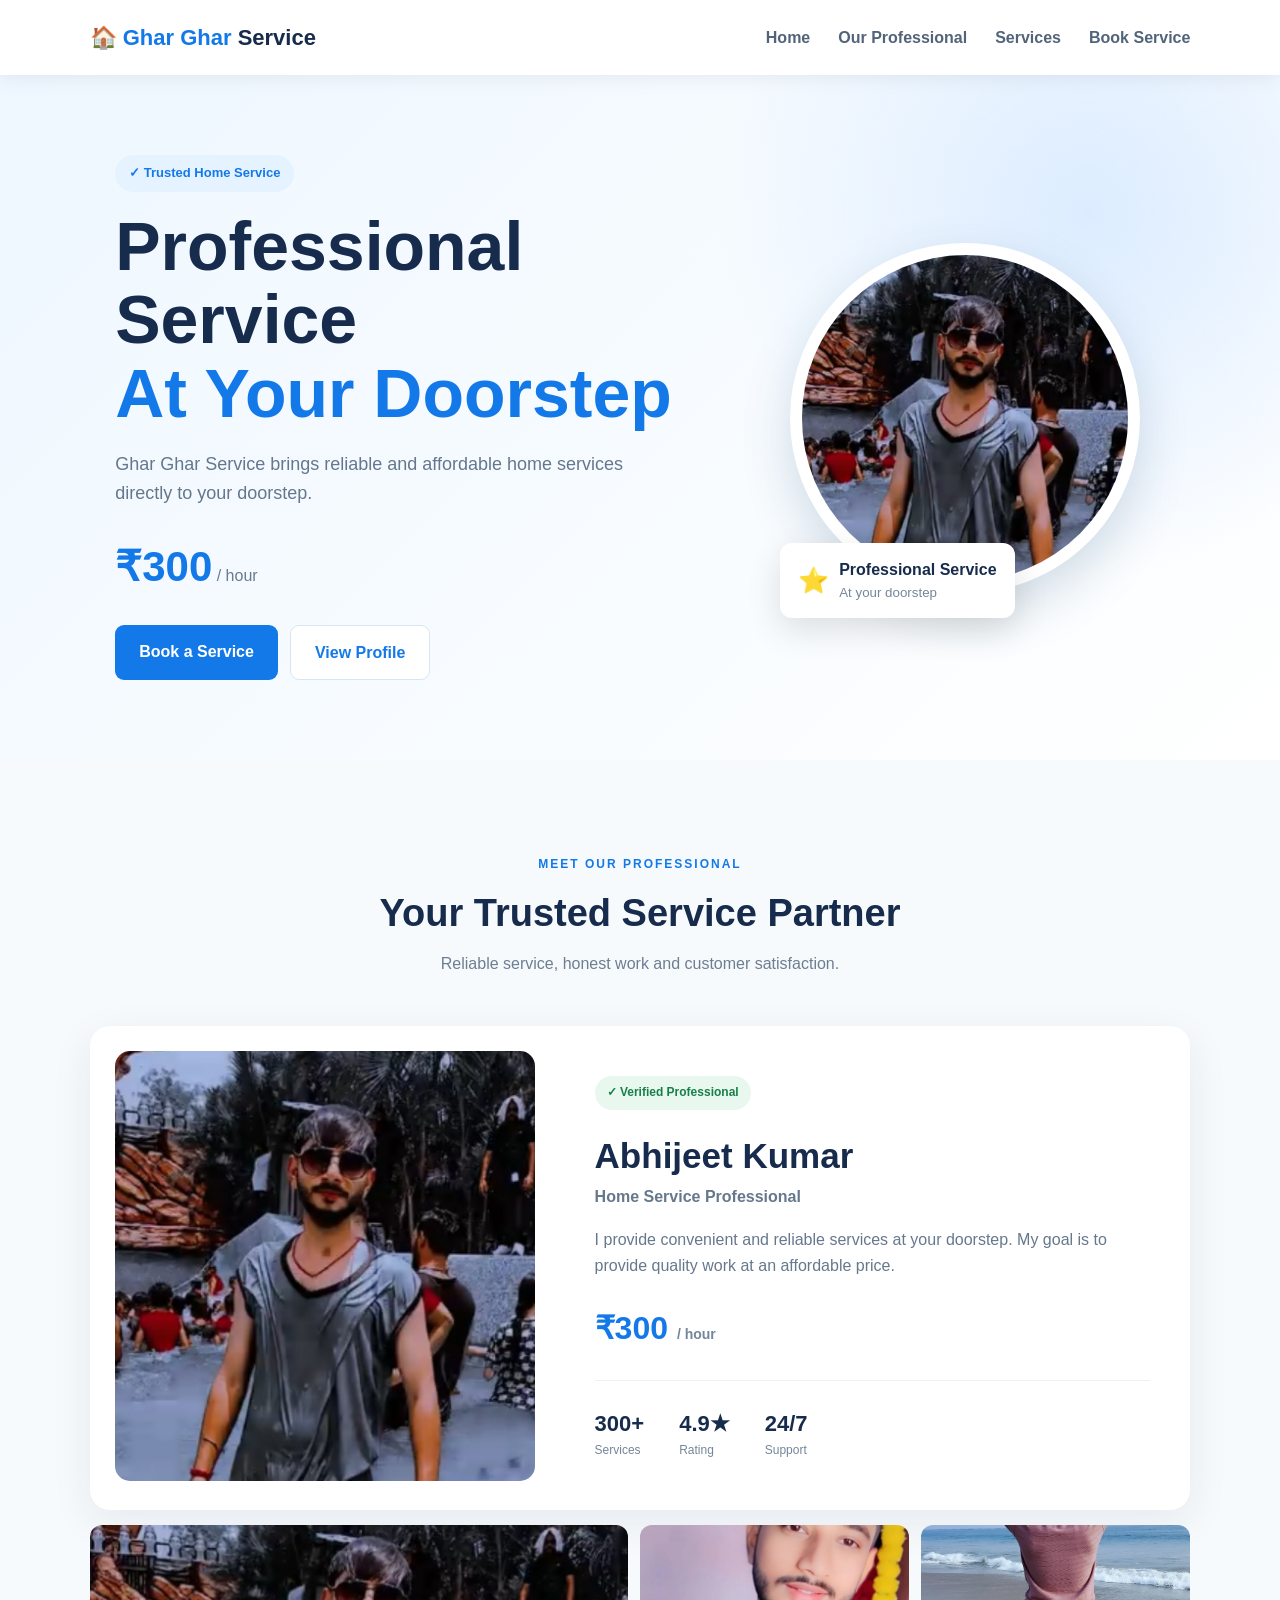
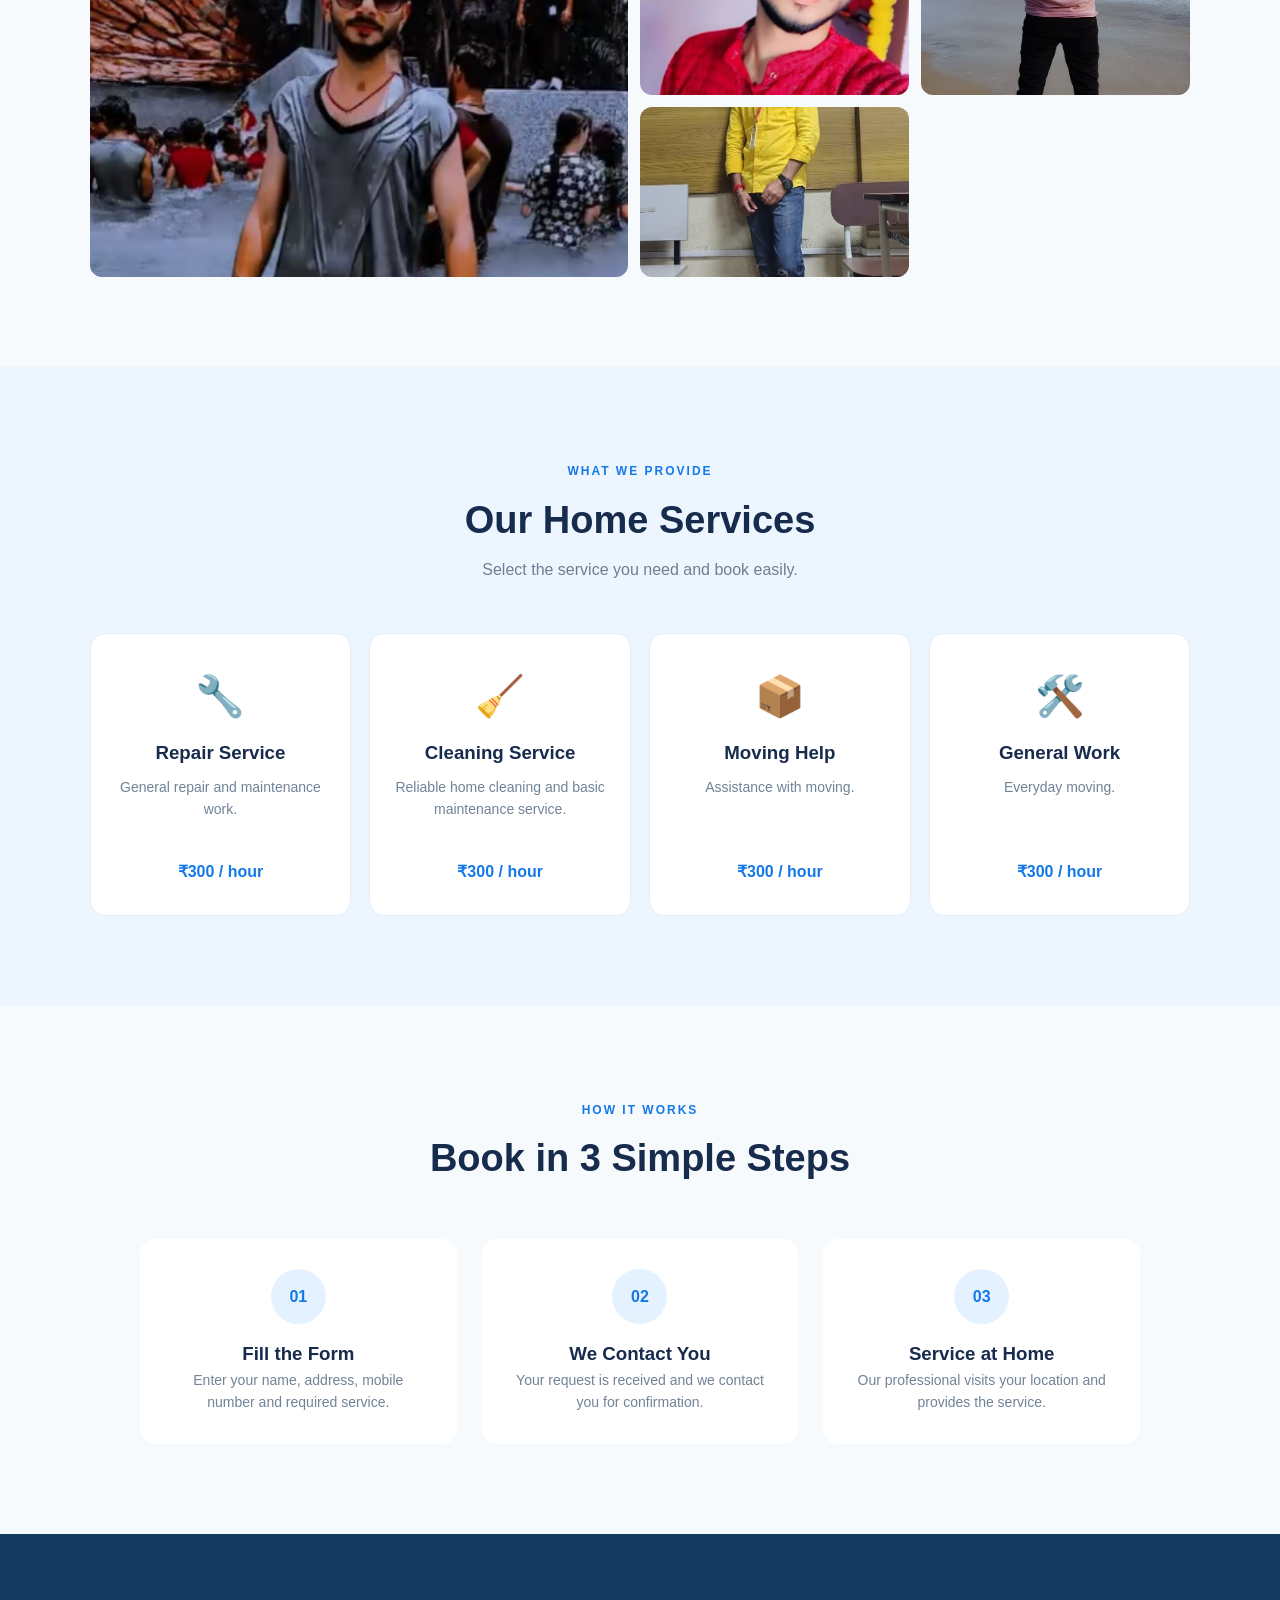
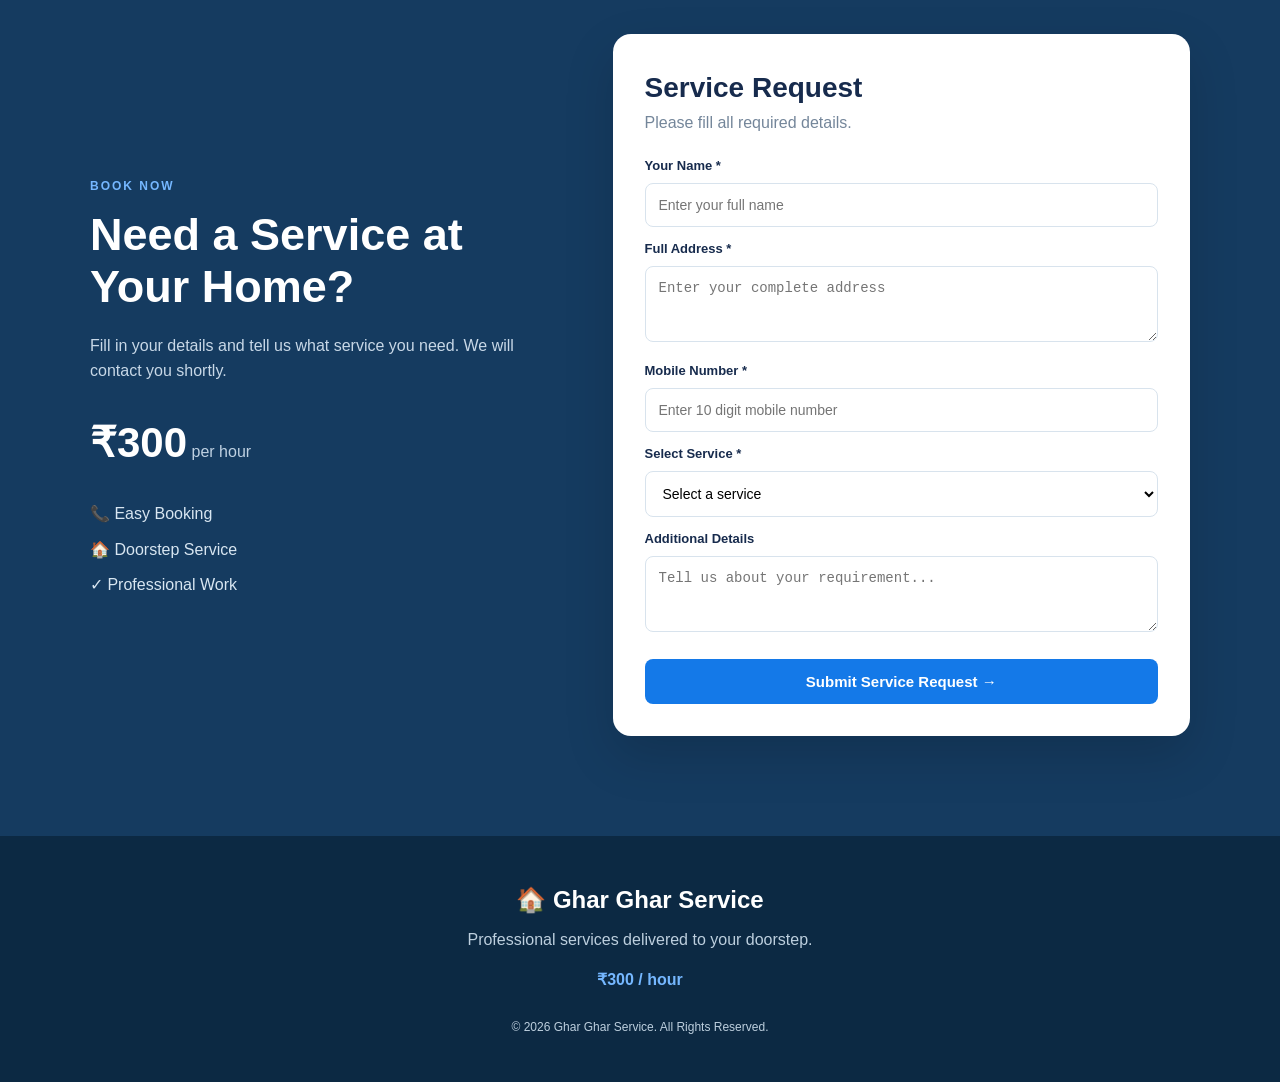
<file: index.html>
<!DOCTYPE html>
<html lang="en">
<head>
    <meta charset="UTF-8">
    <meta name="viewport" content="width=device-width, initial-scale=1.0">

    <title>Ghar Ghar Service | Home Services</title>

    <link rel="stylesheet" href="style.css">
</head>

<body>

<!-- ================= NAVBAR ================= -->

<header class="navbar">

    <div class="logo">
        🏠 <span>Ghar Ghar</span> Service
    </div>

    <button class="menu-btn" id="menuBtn">☰</button>

    <nav id="navMenu">
        <a href="#home">Home</a>
        <a href="#profile">Our Professional</a>
        <a href="#services">Services</a>
        <a href="#booking">Book Service</a>
    </nav>

</header>


<!-- ================= HERO ================= -->

<section class="hero" id="home">

    <div class="hero-content">

        <div class="badge">
            ✓ Trusted Home Service
        </div>

        <h1>
            Professional Service
            <span>At Your Doorstep</span>
        </h1>

        <p>
            Ghar Ghar Service brings reliable and affordable
            home services directly to your doorstep.
        </p>

        <div class="price">
            <strong>₹300</strong>
            <span>/ hour</span>
        </div>

        <div class="hero-buttons">

            <a href="#booking" class="btn">
                Book a Service
            </a>

            <a href="#profile" class="btn btn-light">
                View Profile
            </a>

        </div>

    </div>


    <div class="hero-profile">

        <div class="profile-circle">
            <img src="images/photo1.jpg" alt="Service Professional">
        </div>

        <div class="floating-card">
            <span>⭐</span>
            <div>
                <strong>Professional Service</strong>
                <small>At your doorstep</small>
            </div>
        </div>

    </div>

</section>


<!-- ================= ABOUT / PROFILE ================= -->

<section class="profile-section" id="profile">

    <div class="section-title">

        <span>MEET OUR PROFESSIONAL</span>

        <h2>Your Trusted Service Partner</h2>

        <p>
            Reliable service, honest work and customer satisfaction.
        </p>

    </div>


    <div class="profile-container">

        <!-- Main Profile -->

        <div class="profile-main">

            <div class="main-photo">

                <img src="images/photo1.jpg"
                     alt="Professional">

            </div>

            <div class="profile-info">

                <div class="verified">
                    ✓ Verified Professional
                </div>

                <h3>Abhijeet Kumar</h3>

                <p class="role">
                    Home Service Professional
                </p>

                <p>
                    I provide convenient and reliable services
                    at your doorstep. My goal is to provide
                    quality work at an affordable price.
                </p>

                <div class="profile-price">
                    ₹300 <small>/ hour</small>
                </div>

                <div class="profile-stats">

                    <div>
                        <strong>300+</strong>
                        <span>Services</span>
                    </div>

                    <div>
                        <strong>4.9★</strong>
                        <span>Rating</span>
                    </div>

                    <div>
                        <strong>24/7</strong>
                        <span>Support</span>
                    </div>

                </div>

            </div>

        </div>


        <!-- Photo Gallery -->

        <div class="gallery">

            <div class="gallery-item large">
                <img src="images/photo1.jpg"
                     alt="Service Photo">
            </div>

            <div class="gallery-item">
                <img src="images/photo2.jpg"
                     alt="Service Photo">
            </div>

            <div class="gallery-item">
                <img src="images/photo3.jpg"
                     alt="Service Photo">
            </div>

            <div class="gallery-item">
                <img src="images/photo4.jpg"
                     alt="Service Photo">
            </div>

        </div>

    </div>

</section>


<!-- ================= SERVICES ================= -->

<section class="services" id="services">

    <div class="section-title">

        <span>WHAT WE PROVIDE</span>

        <h2>Our Home Services</h2>

        <p>
            Select the service you need and book easily.
        </p>

    </div>


    <div class="service-grid">

        <div class="service-card">

            <div class="service-icon">🔧</div>

            <h3>Repair Service</h3>

            <p>
                General repair and maintenance work.
            </p>

            <strong>₹300 / hour</strong>

        </div>


        <div class="service-card">

            <div class="service-icon">🧹</div>

            <h3>Cleaning Service</h3>

            <p>
                Reliable home cleaning and basic
                maintenance service.
            </p>

            <strong>₹300 / hour</strong>

        </div>


        <div class="service-card">

            <div class="service-icon">📦</div>

            <h3>Moving Help</h3>

            <p>
                Assistance with moving.
            </p>

            <strong>₹300 / hour</strong>

        </div>


        <div class="service-card">

            <div class="service-icon">🛠️</div>

            <h3>General Work</h3>

            <p>
                Everyday moving.
            </p>

            <strong>₹300 / hour</strong>

        </div>

    </div>

</section>


<!-- ================= HOW IT WORKS ================= -->

<section class="how-section">

    <div class="section-title">

        <span>HOW IT WORKS</span>

        <h2>Book in 3 Simple Steps</h2>

    </div>


    <div class="steps">

        <div class="step">

            <div class="step-number">01</div>

            <h3>Fill the Form</h3>

            <p>
                Enter your name, address, mobile number
                and required service.
            </p>

        </div>


        <div class="step">

            <div class="step-number">02</div>

            <h3>We Contact You</h3>

            <p>
                Your request is received and we contact
                you for confirmation.
            </p>

        </div>


        <div class="step">

            <div class="step-number">03</div>

            <h3>Service at Home</h3>

            <p>
                Our professional visits your location
                and provides the service.
            </p>

        </div>

    </div>

</section>


<!-- ================= BOOKING FORM ================= -->

<section class="booking-section" id="booking">

    <div class="booking-wrapper">

        <div class="booking-text">

            <span>BOOK NOW</span>

            <h2>
                Need a Service
                at Your Home?
            </h2>

            <p>
                Fill in your details and tell us what
                service you need. We will contact you
                shortly.
            </p>

            <div class="booking-price">
                <strong>₹300</strong>
                <span>per hour</span>
            </div>

            <div class="contact-info">

                <div>📞 Easy Booking</div>
                <div>🏠 Doorstep Service</div>
                <div>✓ Professional Work</div>

            </div>

        </div>


        <!-- FORM -->

        <div class="form-card">

            <h3>Service Request</h3>

            <p>
                Please fill all required details.
            </p>


            <!--
                IMPORTANT:
                Replace YOUR_EMAIL@example.com
                with your real email address.
            -->

            <form
                id="serviceForm"
                action="https://formsubmit.co/ujjwalcse07@gmail.com"
                method="POST"
            >

                <!-- FormSubmit Settings -->

                <input
                    type="hidden"
                    name="_subject"
                    value="New Ghar Ghar Service Booking"
                >

                <input
                    type="hidden"
                    name="_captcha"
                    value="false"
                >

                <input
                    type="hidden"
                    name="_template"
                    value="table"
                >

                <input
                    type="hidden"
                    name="_next"
                    value="https://gharghar.netlify.app/thanks.html"
                >


                <label for="name">
                    Your Name *
                </label>

                <input
                    type="text"
                    id="name"
                    name="Name"
                    placeholder="Enter your full name"
                    required
                >


                <label for="address">
                    Full Address *
                </label>

                <textarea
                    id="address"
                    name="Address"
                    rows="3"
                    placeholder="Enter your complete address"
                    required
                ></textarea>


                <label for="mobile">
                    Mobile Number *
                </label>

                <input
                    type="tel"
                    id="mobile"
                    name="Mobile Number"
                    placeholder="Enter 10 digit mobile number"
                    maxlength="10"
                    pattern="[0-9]{10}"
                    required
                >


                <label for="service">
                    Select Service *
                </label>

                <select
                    id="service"
                    name="Service"
                    required
                >

                    <option value="">
                        Select a service
                    </option>

                    <option value="Repair Service">
                        Repair Service
                    </option>

                    <option value="Cleaning Service">
                        Cleaning Service
                    </option>

                    <option value="Moving Help">
                        Moving Help
                    </option>

                    <option value="General Work">
                        General Work
                    </option>

                    <option value="Other">
                        Other
                    </option>

                </select>


                <label for="message">
                    Additional Details
                </label>

                <textarea
                    id="message"
                    name="Additional Details"
                    rows="3"
                    placeholder="Tell us about your requirement..."
                ></textarea>


                <button
                    type="submit"
                    class="submit-btn"
                >
                    Submit Service Request →
                </button>

                <p
                    id="formMessage"
                    class="form-message"
                ></p>

            </form>

        </div>

    </div>

</section>


<!-- ================= FOOTER ================= -->

<footer>

    <div class="footer-logo">
        🏠 Ghar Ghar Service
    </div>

    <p>
        Professional services delivered to your doorstep.
    </p>

    <div class="footer-price">
        ₹300 / hour
    </div>

    <p class="copyright">
        © 2026 Ghar Ghar Service. All Rights Reserved.
    </p>

</footer>


<script src="script.js"></script>

</body>
</file>
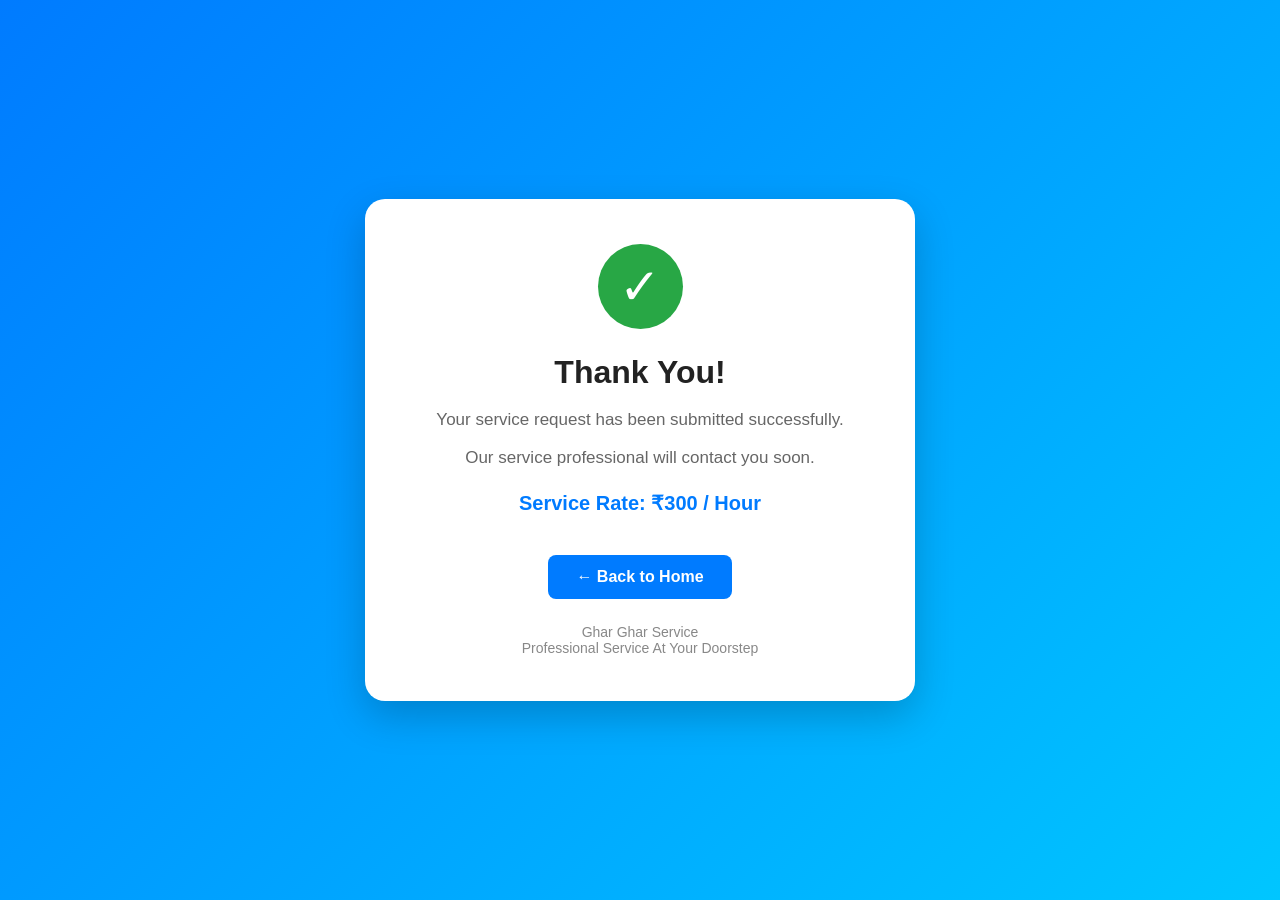
<file: thanks.html>
<!DOCTYPE htm
<html lang="en">
<head>
    <meta charset="UTF-8">
    <meta name="viewport" content="width=device-width, initial-scale=1.0">

    <title>Thank You - Ghar Ghar Service</title>

    <style>
        * {
            margin: 0;
            padding: 0;
            box-sizing: border-box;
            font-family: Arial, sans-serif;
        }

        body {
            min-height: 100vh;
            display: flex;
            justify-content: center;
            align-items: center;
            background: linear-gradient(135deg, #007bff, #00c6ff);
            padding: 20px;
        }

        .thank-box {
            background: white;
            width: 100%;
            max-width: 550px;
            padding: 45px 30px;
            text-align: center;
            border-radius: 20px;
            box-shadow: 0 15px 40px rgba(0,0,0,0.2);
        }

        .check {
            width: 85px;
            height: 85px;
            margin: 0 auto 25px;
            border-radius: 50%;
            background: #28a745;
            color: white;
            font-size: 50px;
            display: flex;
            justify-content: center;
            align-items: center;
        }

        h1 {
            color: #222;
            font-size: 32px;
            margin-bottom: 15px;
        }

        p {
            color: #666;
            font-size: 17px;
            line-height: 1.6;
            margin-bottom: 10px;
        }

        .price {
            margin: 20px 0;
            font-size: 20px;
            font-weight: bold;
            color: #007bff;
        }

        .home-btn {
            display: inline-block;
            margin-top: 20px;
            padding: 13px 28px;
            background: #007bff;
            color: white;
            text-decoration: none;
            border-radius: 8px;
            font-weight: bold;
            transition: 0.3s;
        }

        .home-btn:hover {
            background: #0056b3;
            transform: translateY(-2px);
        }

        .small-text {
            margin-top: 25px;
            font-size: 14px;
            color: #888;
        }

        @media (max-width: 500px) {
            .thank-box {
                padding: 35px 20px;
            }

            h1 {
                font-size: 26px;
            }

            p {
                font-size: 15px;
            }
        }
    </style>
</head>

<body>

    <div class="thank-box">

        <div class="check">✓</div>

        <h1>Thank You!</h1>

        <p>
            Your service request has been submitted successfully.
        </p>

        <p>
            Our service professional will contact you soon.
        </p>

        <div class="price">
            Service Rate: ₹300 / Hour
        </div>

        <a href="index.html" class="home-btn">
            ← Back to Home
        </a>

        <div class="small-text">
            Ghar Ghar Service<br>
            Professional Service At Your Doorstep
        </div>

    </div>

</body>
</html>
</file>
<file: style.css>
* {
    margin: 0;
    padding: 0;
    box-sizing: border-box;
}

html {
    scroll-behavior: smooth;
}

body {
    font-family: Arial, Helvetica, sans-serif;
    background: #f7fafc;
    color: #172b4d;
    line-height: 1.6;
}

img {
    width: 100%;
    display: block;
}

.navbar {
    height: 75px;
    padding: 0 7%;
    background: white;
    display: flex;
    align-items: center;
    justify-content: space-between;
    position: sticky;
    top: 0;
    z-index: 1000;
    box-shadow: 0 2px 20px rgba(0,0,0,.07);
}

.logo {
    font-size: 22px;
    font-weight: 800;
    color: #172b4d;
}

.logo span {
    color: #1479e8;
}

nav {
    display: flex;
    gap: 28px;
}

nav a {
    text-decoration: none;
    color: #52647a;
    font-weight: 600;
}

nav a:hover {
    color: #1479e8;
}

.menu-btn {
    display: none;
    background: transparent;
    border: none;
    font-size: 26px;
    cursor: pointer;
}


/* HERO */

.hero {
    min-height: 620px;
    padding: 80px 9%;
    display: flex;
    align-items: center;
    justify-content: space-between;
    gap: 50px;
    background:
        radial-gradient(circle at 85% 20%, #dcecff, transparent 30%),
        linear-gradient(135deg, #eef7ff, #ffffff);
}

.hero-content {
    max-width: 600px;
}

.badge {
    display: inline-block;
    background: #e5f2ff;
    color: #1479e8;
    padding: 8px 14px;
    border-radius: 30px;
    font-size: 13px;
    font-weight: bold;
    margin-bottom: 18px;
}

.hero h1 {
    font-size: clamp(42px, 6vw, 68px);
    line-height: 1.08;
    margin-bottom: 20px;
}

.hero h1 span {
    display: block;
    color: #1479e8;
}

.hero p {
    font-size: 18px;
    color: #65778c;
    max-width: 520px;
}

.price {
    margin: 25px 0;
}

.price strong {
    font-size: 42px;
    color: #1479e8;
}

.price span {
    color: #697b8e;
}

.hero-buttons {
    display: flex;
    gap: 12px;
}

.btn {
    display: inline-block;
    text-decoration: none;
    padding: 14px 24px;
    border-radius: 9px;
    background: #1479e8;
    color: white;
    font-weight: bold;
    transition: .25s;
}

.btn:hover {
    transform: translateY(-3px);
    background: #075fb9;
}

.btn-light {
    background: white;
    color: #1479e8;
    border: 1px solid #d7e6f5;
}


/* HERO PROFILE */

.hero-profile {
    position: relative;
    width: 400px;
    height: 430px;
    display: flex;
    align-items: center;
    justify-content: center;
}

.profile-circle {
    width: 350px;
    height: 350px;
    overflow: hidden;
    border-radius: 50%;
    border: 12px solid white;
    box-shadow: 0 20px 50px rgba(22,70,110,.18);
    background: #dfefff;
}

.profile-circle img {
    height: 100%;
    object-fit: cover;
}

.floating-card {
    position: absolute;
    bottom: 15px;
    left: 15px;
    display: flex;
    gap: 10px;
    align-items: center;
    background: white;
    padding: 14px 18px;
    border-radius: 12px;
    box-shadow: 0 12px 35px rgba(0,0,0,.12);
}

.floating-card span {
    font-size: 25px;
}

.floating-card strong,
.floating-card small {
    display: block;
}

.floating-card small {
    color: #75879a;
}


/* COMMON */

.profile-section,
.services,
.how-section {
    padding: 90px 7%;
}

.section-title {
    text-align: center;
    max-width: 650px;
    margin: 0 auto 50px;
}

.section-title span {
    color: #1479e8;
    font-size: 12px;
    letter-spacing: 2px;
    font-weight: 800;
}

.section-title h2 {
    font-size: 38px;
    margin: 7px 0;
}

.section-title p {
    color: #6d7e91;
}


/* PROFILE */

.profile-container {
    max-width: 1150px;
    margin: auto;
}

.profile-main {
    display: grid;
    grid-template-columns: 420px 1fr;
    gap: 45px;
    background: white;
    padding: 25px;
    border-radius: 20px;
    box-shadow: 0 12px 40px rgba(23,43,77,.08);
}

.main-photo {
    height: 430px;
    overflow: hidden;
    border-radius: 15px;
}

.main-photo img {
    height: 100%;
    object-fit: cover;
}

.profile-info {
    padding: 25px 15px;
}

.verified {
    display: inline-block;
    background: #e9f8ef;
    color: #178047;
    padding: 7px 12px;
    border-radius: 20px;
    font-size: 12px;
    font-weight: bold;
}

.profile-info h3 {
    font-size: 35px;
    margin-top: 18px;
}

.role {
    color: #1479e8;
    font-weight: bold;
    margin-bottom: 18px;
}

.profile-info > p {
    color: #66788c;
}

.profile-price {
    font-size: 32px;
    font-weight: bold;
    color: #1479e8;
    margin: 25px 0;
}

.profile-price small {
    font-size: 14px;
    color: #73869a;
}

.profile-stats {
    display: flex;
    gap: 35px;
    border-top: 1px solid #edf1f5;
    padding-top: 25px;
}

.profile-stats strong,
.profile-stats span {
    display: block;
}

.profile-stats strong {
    font-size: 22px;
}

.profile-stats span {
    font-size: 12px;
    color: #74869a;
}


/* GALLERY */

.gallery {
    display: grid;
    grid-template-columns: 2fr 1fr 1fr;
    grid-template-rows: 170px 170px;
    gap: 12px;
    margin-top: 15px;
}

.gallery-item {
    overflow: hidden;
    border-radius: 12px;
}

.gallery-item.large {
    grid-row: 1 / 3;
}

.gallery-item img {
    height: 100%;
    object-fit: cover;
    transition: .4s;
}

.gallery-item:hover img {
    transform: scale(1.06);
}


/* SERVICES */

.services {
    background: #edf6ff;
}

.service-grid {
    max-width: 1150px;
    margin: auto;
    display: grid;
    grid-template-columns: repeat(4, 1fr);
    gap: 18px;
}

.service-card {
    background: white;
    padding: 30px 22px;
    border-radius: 15px;
    text-align: center;
    transition: .25s;
    border: 1px solid #e4edf6;
}

.service-card:hover {
    transform: translateY(-8px);
    box-shadow: 0 15px 35px rgba(20,121,232,.12);
}

.service-icon {
    font-size: 40px;
    margin-bottom: 10px;
}

.service-card h3 {
    margin-bottom: 8px;
}

.service-card p {
    color: #718397;
    font-size: 14px;
    min-height: 68px;
}

.service-card strong {
    display: block;
    color: #1479e8;
    margin-top: 15px;
}


/* HOW IT WORKS */

.steps {
    max-width: 1000px;
    margin: auto;
    display: grid;
    grid-template-columns: repeat(3, 1fr);
    gap: 25px;
}

.step {
    text-align: center;
    padding: 30px;
    background: white;
    border-radius: 15px;
}

.step-number {
    width: 55px;
    height: 55px;
    margin: 0 auto 15px;
    border-radius: 50%;
    background: #e4f1ff;
    color: #1479e8;
    display: flex;
    justify-content: center;
    align-items: center;
    font-weight: bold;
}

.step p {
    color: #718397;
    font-size: 14px;
}


/* BOOKING */

.booking-section {
    padding: 100px 7%;
    background: #153b60;
}

.booking-wrapper {
    max-width: 1100px;
    margin: auto;
    display: grid;
    grid-template-columns: .9fr 1.1fr;
    gap: 50px;
    align-items: center;
}

.booking-text {
    color: white;
}

.booking-text > span {
    color: #75b7ff;
    font-size: 12px;
    font-weight: bold;
    letter-spacing: 2px;
}

.booking-text h2 {
    font-size: 45px;
    line-height: 1.15;
    margin: 12px 0 20px;
}

.booking-text > p {
    color: #c8d8e7;
}

.booking-price {
    margin: 25px 0;
}

.booking-price strong {
    font-size: 42px;
}

.booking-price span {
    color: #bfd1e2;
}

.contact-info {
    display: flex;
    flex-direction: column;
    gap: 10px;
    color: #d8e6f1;
}


/* FORM */

.form-card {
    background: white;
    padding: 32px;
    border-radius: 18px;
    box-shadow: 0 20px 50px rgba(0,0,0,.15);
}

.form-card h3 {
    font-size: 28px;
}

.form-card > p {
    color: #74869a;
    margin-bottom: 20px;
}

.form-card label {
    display: block;
    font-size: 13px;
    font-weight: bold;
    margin: 12px 0 6px;
}

.form-card input,
.form-card textarea,
.form-card select {
    width: 100%;
    padding: 13px;
    border: 1px solid #d8e3ed;
    border-radius: 8px;
    outline: none;
    font-size: 14px;
    background: white;
}

.form-card input:focus,
.form-card textarea:focus,
.form-card select:focus {
    border-color: #1479e8;
}

.submit-btn {
    width: 100%;
    margin-top: 20px;
    padding: 14px;
    border: none;
    border-radius: 8px;
    background: #1479e8;
    color: white;
    font-weight: bold;
    cursor: pointer;
    font-size: 15px;
}

.submit-btn:hover {
    background: #075fb9;
}

.form-message {
    text-align: center;
    font-size: 13px;
}


/* FOOTER */

footer {
    background: #0c2943;
    color: white;
    text-align: center;
    padding: 45px 20px;
}

.footer-logo {
    font-size: 24px;
    font-weight: bold;
}

footer p {
    color: #bdcfde;
    margin-top: 7px;
}

.footer-price {
    color: #75b7ff;
    font-weight: bold;
    margin-top: 15px;
}

.copyright {
    font-size: 12px;
    margin-top: 25px !important;
}


/* RESPONSIVE */

@media (max-width: 900px) {

    .hero {
        flex-direction: column;
        text-align: center;
    }

    .hero p {
        margin: auto;
    }

    .hero-buttons {
        justify-content: center;
    }

    .service-grid {
        grid-template-columns: repeat(2, 1fr);
    }

    .profile-main {
        grid-template-columns: 1fr;
    }

    .booking-wrapper {
        grid-template-columns: 1fr;
    }

    .steps {
        grid-template-columns: 1fr;
    }

}

@media (max-width: 650px) {

    .navbar {
        padding: 0 20px;
    }

    nav {
        display: none;
        position: absolute;
        top: 75px;
        left: 0;
        width: 100%;
        background: white;
        flex-direction: column;
        padding: 20px;
        gap: 15px;
    }

    nav.active {
        display: flex;
    }

    .menu-btn {
        display: block;
    }

    .hero {
        padding: 60px 20px;
    }

    .hero-profile {
        width: 100%;
        height: 350px;
    }

    .profile-circle {
        width: 280px;
        height: 280px;
    }

    .section-title h2 {
        font-size: 29px;
    }

    .profile-section,
    .services,
    .how-section {
        padding: 60px 20px;
    }

    .service-grid {
        grid-template-columns: 1fr;
    }

    .profile-stats {
        gap: 15px;
    }

    .gallery {
        grid-template-columns: 1fr 1fr;
        grid-template-rows: 180px 180px;
    }

    .gallery-item.large {
        grid-column: 1 / 3;
        grid-row: auto;
    }

    .booking-section {
        padding: 65px 20px;
    }

    .booking-text h2 {
        font-size: 35px;
    }

    .form-card {
        padding: 22px;
    }
}
</file>
